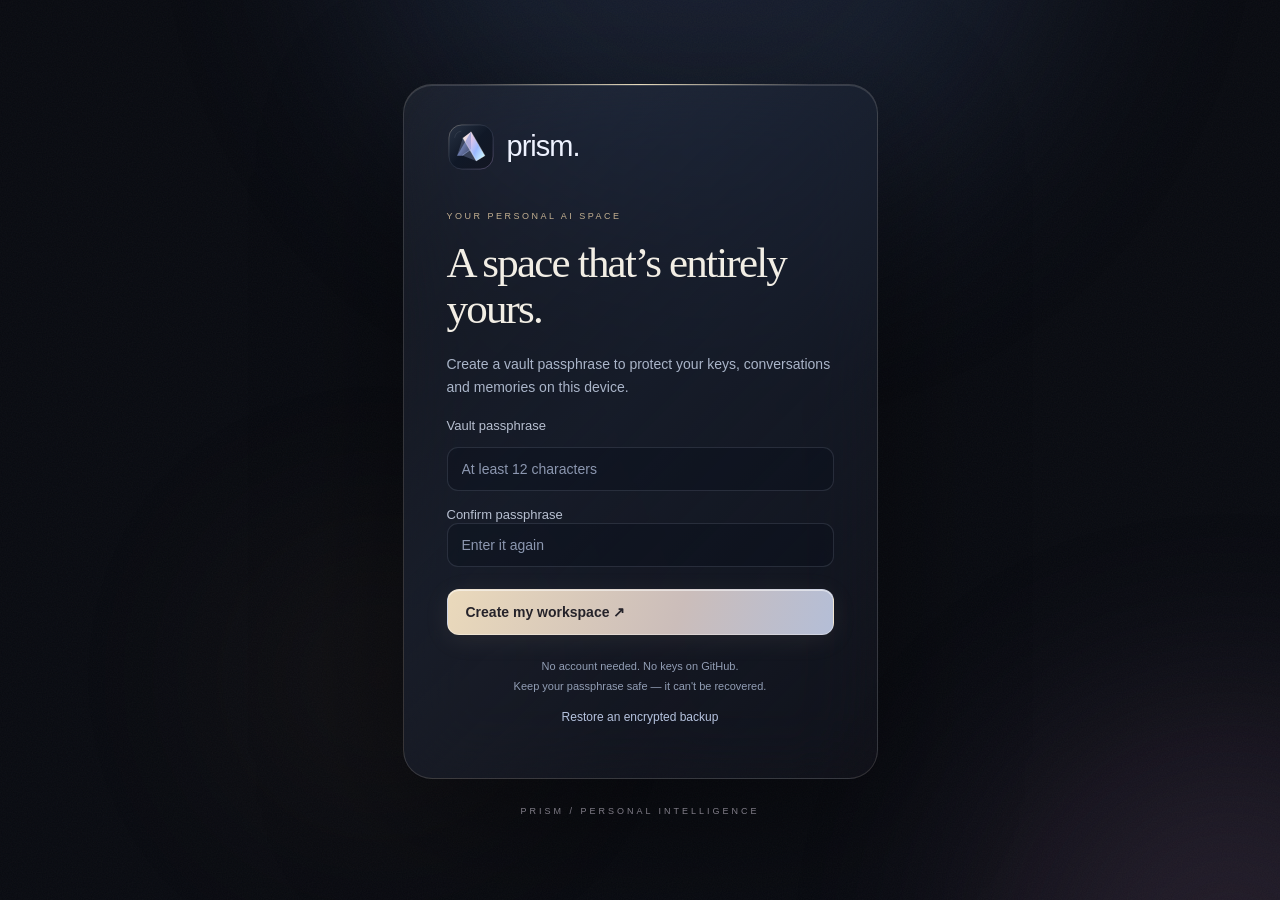
<file: index.html>
<!doctype html>
<html lang="en"><head><meta charset="utf-8"><meta name="viewport" content="width=device-width,initial-scale=1,viewport-fit=cover"><meta name="theme-color" content="#0b1020"><meta name="referrer" content="no-referrer"><meta http-equiv="Content-Security-Policy" content="default-src 'self'; script-src 'self'; style-src 'self'; img-src 'self' data:; connect-src https: http://127.0.0.1:* http://localhost:*; frame-src 'self' blob: https://prism-free-ai.aethonlabs.workers.dev; worker-src 'self' blob:; object-src 'none'; base-uri 'none'; form-action 'self'"><meta name="prism-release" content="project-browser-2"><meta name="description" content="Your personal AI space. Bring your models, memories and skills."><title>Prism — Agent Studio</title><link rel="icon" href="./prism.svg" type="image/svg+xml"><link rel="stylesheet" href="./style.css"><link rel="stylesheet" href="./luxury.css?v=project-browser-2"><link rel="stylesheet" href="./agent-studio.css?v=project-browser-2"><script type="module" src="./app.js?v=project-browser-2"></script></head>
<body><section id="mobile-block" hidden><img src="./prism.svg" width="56" height="56" alt="Prism"><h1>Build on your computer.</h1><p>Prism Agent Studio is designed for a laptop or desktop. Open this same link on your computer to create projects, connect folders and run agents.</p><p>Your vault stays on the device where you created it.</p></section><div class="ambient ambient-one"></div><div class="ambient ambient-two"></div><div class="ambient ambient-three"></div><div class="grain" aria-hidden="true"></div>
<div id="app" class="app-shell" hidden>
<aside id="sidebar" class="sidebar glass"><a class="brand" href="./" aria-label="Prism home"><img src="./prism.svg" width="34" height="34" alt=""><span>prism<span class="brand-dot">.</span></span></a><button id="new-chat" class="primary new-chat"><span>＋</span> New build</button><div class="section-label">YOUR SPACE</div><nav class="nav-list"><button data-view="chat" class="nav-item active"><span class="nav-icon">◈</span> Agent studio</button><button data-view="memories" class="nav-item"><span class="nav-icon">◎</span> Memories</button><button data-view="skills" class="nav-item"><span class="nav-icon">✧</span> Skills</button></nav><label class="history-search"><span aria-hidden="true">⌕</span><input id="search-chats" type="search" placeholder="Search projects" aria-label="Search projects"><kbd>⌘ K</kbd></label><div class="history-head section-label"><span>RECENT</span><span id="chat-count"></span></div><div id="history" class="history"></div><div class="sidebar-bottom"><button data-view="settings" class="nav-item"><span class="nav-icon">⚙</span> Settings & models</button><button id="lock" class="account"><span class="avatar">P</span><span>Private workspace<small id="vault-state">Vault unlocked on this device</small></span><span class="lock-icon">⌑</span></button></div></aside>
<div id="scrim" class="scrim" hidden></div><main class="main"><header class="topbar"><button id="menu" class="icon-button mobile-only" aria-label="Open navigation">☰</button><div class="breadcrumb"><span id="view-label">Conversation</span><span class="muted">/</span><span id="context-label">A clear space to think</span></div><div class="top-actions"><span class="private-pill"><span></span> Local & encrypted</span><button id="quick-open" class="icon-button" aria-label="Quick switch" title="Quick switch · Ctrl / ⌘ K">⌘</button><button id="settings-shortcut" class="icon-button" aria-label="Open settings">⚙</button></div></header>
<section id="chat-view" class="view chat-view"><div class="chat-toolbar"><label class="model-picker"><span class="model-symbol">◈</span><select id="active-model" aria-label="Active model"><option value="">Connect a model</option></select></label><div class="chat-tools"><button id="pin-chat" class="icon-button" aria-label="Pin conversation" title="Pin conversation">☆</button><button id="rename-chat" class="icon-button" aria-label="Rename conversation" title="Rename conversation">✎</button><button id="export-chat" class="icon-button" aria-label="Download conversation">↓</button><button id="delete-chat" class="icon-button" aria-label="Delete conversation">×</button></div></div><div id="messages" hidden><div id="welcome"></div></div>
<div id="agent-panel" class="agent-panel"><div class="studio-heading"><div><div class="eyebrow">PRISM / AGENT STUDIO</div><h1 id="agent-goal-title">What will you build?</h1><p id="workspace-mode">BROWSER WORKSPACE · NO FOLDER</p></div><span id="agent-state" class="state-pill">Ready</span></div>
<div class="studio-actions"><button id="workspace-plus" class="secondary">＋ Workspace</button><button id="preview-project" class="secondary">Project browser</button><button id="show-project-files" class="secondary">Project files</button><button id="export-project" class="secondary">Export project ↓</button><button id="disconnect-runner" class="text-link">Disconnect</button><label class="parallel-toggle"><input type="checkbox" id="parallel-agents" checked> Parallel specialists</label></div>
<section class="conversation-flow" aria-label="Agent conversation"><div id="agent-empty" class="agent-empty"><div class="studio-icon">⌘</div><h2>What would you like to build?</h2><p>Describe your goal. Prism will create files, run checks and show its progress here as messages.</p><p class="quiet-note">JavaScript tests and web previews work inside Prism. Native Python/Node toolchains need the optional local companion.</p></div><div id="agent-log" class="agent-log" role="log" aria-live="polite"></div><div id="agent-typing" class="agent-typing" hidden>Prism is working on the next step…</div><div id="run-recovery" class="run-recovery" hidden><p id="recovery-message"></p><button id="retry-run" class="secondary">Continue goal</button></div><span id="agent-workers" hidden></span></section></div>
<dialog id="project-files-dialog" class="workspace-dialog"><div class="row-between"><h2>Project files · <span id="file-total">0 files</span></h2><button id="close-project-files" class="icon-button" aria-label="Close project files">×</button></div><button id="refresh-files" class="text-link">Refresh files</button><div id="agent-files" class="agent-files"></div><p id="runner-state" class="quiet-note">Built-in JavaScript runner · ready · no installation</p><p class="quiet-note">Free models share one Cloudflare allowance. Runs have bounded steps and calls; no paid fallback.</p></dialog>
<div class="composer-wrap"><div id="chat-error" class="inline-error" role="alert" hidden></div><div class="composer glass"><div class="composer-context"><label>Skill <select id="active-skill" aria-label="Active skill"><option value="">General</option></select></label><span id="memory-indicator">Memory on</span></div><textarea id="prompt" rows="2" placeholder="Describe a product, change or bug. Prism will plan, build, test and repair." aria-label="Build goal"></textarea><div class="composer-bottom"><span id="connection-hint">Connect your first model in Settings</span><div><button id="voice" class="icon-button" aria-label="Dictate message">♩</button><button id="stop" class="icon-button" aria-label="Stop response" hidden>■</button><button id="send" class="send-button" aria-label="Run agent">↗</button></div></div></div><p class="composer-footnote">Review generated code before using it. Goals, selected files and enabled context go to your chosen provider. No external actions or paid fallback.</p></div></section>
<section id="memories-view" class="view content-view" hidden><div class="page-heading"><div class="eyebrow">CONTEXT THAT STAYS</div><h1>A mind that knows you.</h1><p>You decide what gets remembered. Enabled memories are included with your messages.</p></div><div class="surface"><div class="row-between"><div><h2>Personal memory</h2><p>Use your saved context in conversations</p></div><label class="switch"><input id="memory-enabled" type="checkbox"><span></span><span class="sr-only">Enable memory</span></label></div></div><form id="memory-form" class="surface form-stack"><label for="memory-text">Add a memory</label><textarea id="memory-text" required maxlength="4000" rows="3" placeholder="I prefer examples when learning something new."></textarea><button class="primary fit" type="submit">＋ Remember this</button></form><div id="memory-list" class="record-list"></div></section>
<section id="skills-view" class="view content-view" hidden><div class="page-heading"><div class="eyebrow">WAYS OF THINKING</div><h1>Your own superpowers.</h1><p>Create reusable instructions and choose a skill for any conversation. Skills guide the agent’s approach. Tool permissions stay limited to the selected workspace.</p></div><button id="add-skill" class="primary fit">＋ Create a skill</button><div id="skill-list" class="skill-grid"></div></section>
<section id="settings-view" class="view content-view" hidden><div class="page-heading"><div class="eyebrow">MAKE IT YOURS</div><h1>The details make the difference.</h1></div><div class="settings-tabs" role="tablist"><button class="active" data-tab="connections" role="tab" aria-selected="true">Models & keys</button><button data-tab="personality" role="tab" aria-selected="false">Personalization</button><button data-tab="privacy" role="tab" aria-selected="false">Privacy & data</button></div><div id="connections-tab" class="tab-panel"><div class="section-heading"><div><h2>Your model connections</h2><p>Multiple keys, providers and models. Choose one for each conversation.</p></div><button id="add-connection" class="primary">＋ Add connection</button></div><section class="free-models surface" aria-labelledby="free-models-title"><div class="free-heading"><div><div class="eyebrow">MORE POSSIBILITY. ZERO MODEL COST.</div><h2 id="free-models-title">Free models</h2></div><button id="browse-free" class="secondary">Explore models ↗</button></div><p>Cloudflare Llama 3.2 3B works without an API key. Your chat and enabled context go through Prism’s Cloudflare Worker. Shared daily limits apply. Other providers still need your key.</p><button id="use-cloudflare" class="primary">Use Cloudflare free · no key</button></section><div id="connection-list" class="record-list"></div><div class="quiet-note">Keys are encrypted in this browser with your vault passphrase. They are sent directly to your chosen provider when you chat. Cloudflare free mode sends context through Prism’s Worker without a key. There is no cloud sync. Provider usage may be billed by your API provider.</div></div><form id="personality-tab" class="tab-panel surface form-stack" hidden><label for="your-name">What should the AI call you?</label><input id="your-name" maxlength="100" placeholder="Your name"><label for="about-you">What should it know about you?</label><textarea id="about-you" rows="4" maxlength="8000" placeholder="Your work, interests or goals…"></textarea><label for="response-style">How should it respond?</label><textarea id="response-style" rows="4" maxlength="8000" placeholder="Be direct and thoughtful. Use practical examples."></textarea><label for="temperature">Creativity <output id="temperature-output">0.7</output></label><input id="temperature" type="range" min="0" max="1" step="0.1" value="0.7"><label class="check-row"><input id="read-aloud" type="checkbox"> Read replies aloud on this device</label><button type="submit" class="primary fit">Save personalization</button></form><div id="privacy-tab" class="tab-panel" hidden><div class="surface form-stack"><h2>Your data, under your control.</h2><p>Conversations, API keys, memories and settings are encrypted together using AES-GCM and a passphrase-derived key. Your passphrase is never saved or sent. Locking hides the workspace and drops its active vault key.</p><p>This is a device-local vault, not a cloud account. A lost passphrase cannot be recovered. Browser extensions or compromised devices can still read data while unlocked.</p><div class="button-row"><button id="backup" class="secondary">Download encrypted backup</button><label class="secondary file-label">Restore backup<input id="restore" type="file" accept="application/json,.json" hidden></label></div><button id="privacy-lock" class="secondary fit">Lock workspace now</button><p class="muted">Automatically locks after 15 minutes without interaction. Clearing browser data removes this device's vault; keep an encrypted backup.</p></div></div></section>
<footer id="toast" class="toast" role="status" hidden></footer></main></div>
<section id="gate" class="gate"><div class="gate-card glass"><div class="brand gate-brand"><img src="./prism.svg" width="42" height="42" alt=""><span>prism.</span></div><div class="eyebrow">YOUR PERSONAL AI SPACE</div><h1 id="gate-title">Your mind.<br>A clearer space.</h1><p id="gate-copy">Create a vault passphrase to protect your keys, conversations and memories on this device.</p><form id="unlock-form" class="form-stack"><label for="passphrase">Vault passphrase</label><input id="passphrase" type="password" autocomplete="new-password" minlength="12" required placeholder="At least 12 characters"><div id="confirm-wrap"><label for="confirm-passphrase">Confirm passphrase</label><input id="confirm-passphrase" type="password" autocomplete="new-password" minlength="12" placeholder="Enter it again"></div><div id="gate-error" class="inline-error" role="alert" hidden></div><button id="unlock-button" class="primary" type="submit">Create my workspace <span>↗</span></button></form><p class="gate-foot">No account needed. No keys on GitHub.<br>Keep your passphrase safe — it can't be recovered.</p><label class="text-link file-label">Restore an encrypted backup<input id="gate-restore" type="file" accept="application/json,.json" hidden></label></div><div class="gate-caption">PRISM / PERSONAL INTELLIGENCE</div></section>
<dialog id="workspace-dialog" class="workspace-dialog"><div class="dialog-header"><h2>Choose your workspace</h2><button id="close-workspace" class="icon-button" aria-label="Close workspace">×</button></div><div class="workspace-options"><button id="new-virtual" class="surface"><strong>No-folder project</strong><span>Start with a private virtual filesystem. Export a ZIP when ready. JavaScript sandbox tests work without installation.</span></button><button id="attach-folder" class="surface"><strong>＋ Connect local folder</strong><span>Desktop Chromium: select a project folder to read and create/replace text files. No native commands. Reconnect after reload.</span></button><section class="surface"><h3>Optional native toolchains</h3><p>The built-in runner above needs no setup. Only for native Node/Python commands, start the Python companion in a dedicated project folder. Docker provides isolated test execution. It is not installed or running on your computer yet.</p><a class="text-link" href="./prism-runner.zip" download>Download runner &amp; setup guide ↓</a><pre class="runner-start">python3 prism_runner.py --workspace "/path/to/project"</pre><p class="quiet-note">Read the included setup guide. Start Docker and pull node:22-alpine or python:3.12-alpine for tests. Tests have no network or host access. Browsers may ask for local-network permission.</p><form id="pair-form" class="form-stack"><label for="runner-port">Local port</label><input id="runner-port" inputmode="numeric" value="4318" required><label for="runner-token">Session pairing token (not an API key)</label><input id="runner-token" type="password" autocomplete="off" required placeholder="From your runner terminal"><p class="quiet-note">Stored only in this tab’s memory. Never sent to your model. Stop the terminal to revoke access.</p><button class="primary" type="submit">Pair this computer</button></form></section></div></dialog>
<section id="file-view" class="file-view" hidden><div class="dialog-header"><h2 id="file-name">Source</h2><button id="close-file" class="icon-button" aria-label="Close source">×</button></div><textarea id="file-source" readonly aria-label="Generated source"></textarea></section>
<dialog id="free-dialog" class="free-dialog"><div class="dialog-header"><h2>Find your free model</h2><button id="close-free" class="icon-button" aria-label="Close free models">×</button></div><div class="free-browser"><label for="free-provider">Provider</label><select id="free-provider"><option value="cloudflare">Cloudflare · no API key</option><option value="openrouter">OpenRouter · zero-priced models</option><option value="groq">Groq · Free plan</option><option value="gemini">Gemini · Free tier</option></select><p id="free-terms" class="quiet-note"></p><a id="free-terms-link" target="_blank" rel="noopener noreferrer">Provider limits &amp; terms ↗</a><div class="free-search"><input id="free-query" type="search" placeholder="Search free models" aria-label="Search free models"><button id="refresh-free" class="secondary">Refresh</button></div><div id="free-status" role="status" aria-live="polite"></div><div id="free-list" class="free-list"></div></div></dialog>
<dialog id="editor"><form id="editor-form" class="form-stack"><div class="row-between"><h2 id="editor-title"></h2><button id="close-editor" type="button" class="icon-button" aria-label="Close">×</button></div><div id="editor-fields" class="form-stack"></div><div id="editor-error" class="inline-error" role="alert" hidden></div><div class="button-row"><button type="button" id="cancel-editor" class="secondary">Cancel</button><button type="submit" class="primary">Save</button></div></form></dialog>
<dialog id="confirm-dialog"><form method="dialog" class="form-stack"><h2 id="confirm-title">Are you sure?</h2><p id="confirm-copy"></p><div class="button-row"><button value="cancel" class="secondary">Cancel</button><button value="yes" class="primary danger">Delete</button></div></form></dialog>
<dialog id="quick-dialog" class="quick-dialog"><div class="row-between"><h2>Quick switch</h2><button id="close-quick" class="icon-button" aria-label="Close quick switch">×</button></div><label class="sr-only" for="quick-query">Find conversations or actions</label><input id="quick-query" class="quick-query" type="search" placeholder="Find a conversation or action…" autocomplete="off"><div id="quick-results" class="quick-results"></div><p class="quick-hint">esc to close · search stays on this device</p></dialog><dialog id="preview-dialog"><div class="dialog-header"><h2>Project browser</h2><button id="reload-preview" class="secondary">Reload app</button><button id="close-preview" class="icon-button" aria-label="Close preview">×</button></div><p id="browser-status" role="status">Ready to load your project</p><p class="quiet-note">Project HTML, CSS and classic JavaScript only. Network, storage and parent-app access are blocked. Module scripts and external dependencies are not supported.</p><iframe id="web-preview" title="Project preview" sandbox="allow-scripts"></iframe></dialog></body></html>
</file>
<file: style.css>
:root{color-scheme:dark;--bg:#090d19;--surface:rgba(24,30,49,.64);--line:rgba(191,206,255,.1);--text:#eef2ff;--muted:#8c97af;--blue:#a5b9ff;--accent:#a9bcff;--radius:18px;font-family:Inter,-apple-system,BlinkMacSystemFont,'Segoe UI',sans-serif;font-size:15px;color:var(--text);background:var(--bg)}*{box-sizing:border-box}body{margin:0;min-width:320px}button,input,select,textarea{font:inherit}button,a,input,textarea,select{-webkit-tap-highlight-color:transparent}button{cursor:pointer}button:disabled{opacity:.45;cursor:wait}button:focus-visible,a:focus-visible,input:focus-visible,textarea:focus-visible,select:focus-visible{outline:2px solid #a9bcff;outline-offset:4px}button{border:0;color:inherit;background:none;transition:background .18s,transform .18s}button:hover{background:rgba(170,190,255,.09)}button:active{transform:translateY(1px)}[hidden]{display:none!important}a{color:var(--blue)}h1,h2,p{margin-top:0}h2{font-size:18px;font-weight:550;letter-spacing:-.3px;margin-bottom:8px}p{line-height:1.65;color:var(--muted)}small{color:var(--muted)}.muted{color:var(--muted)}.ambient{position:fixed;pointer-events:none;z-index:-1;border-radius:50%;filter:blur(100px);opacity:.16}.ambient-one{width:650px;height:650px;left:23%;top:-470px;background:#3d64ff}.ambient-two{width:500px;height:500px;right:-280px;bottom:-320px;background:#b685ff}.glass{background:linear-gradient(135deg,rgba(41,50,76,.53),rgba(18,24,41,.7));backdrop-filter:blur(26px);-webkit-backdrop-filter:blur(26px);border:1px solid var(--line)}.app-shell{display:flex;height:100dvh;min-height:480px}.sidebar{width:266px;flex-shrink:0;padding:33px 20px 16px;display:flex;flex-direction:column;border-width:0 1px 0 0;background:rgba(13,18,32,.82)}.brand{display:flex;align-items:center;gap:10px;text-decoration:none;color:var(--text);font-size:29px;letter-spacing:-1.5px;font-weight:600}.brand-dot{color:var(--blue)}.sidebar .brand{margin:0 10px 35px}.primary,.secondary{min-height:44px;border-radius:11px;padding:11px 18px;font-weight:550;font-size:13px;display:inline-flex;justify-content:center;align-items:center;gap:10px}.primary{background:linear-gradient(120deg,#b7c8ff,#a2b0f3);color:#172144;box-shadow:0 4px 20px #728fff16;border:1px solid #dae1ff55}.primary:hover{background:#c9d5ff;box-shadow:0 4px 25px #728fff30}.secondary{border:1px solid var(--line);background:#ffffff05;color:#d9e0f2}.fit{width:fit-content}.new-chat{width:100%;justify-content:flex-start;font-size:13px;margin-bottom:35px}.new-chat>span{font-size:21px}.section-label{font-size:10px;letter-spacing:1.8px;font-weight:600;color:#6f7d99;padding:0 13px;margin-bottom:12px}.nav-list{display:grid;gap:5px}.nav-item{display:flex;align-items:center;gap:12px;width:100%;text-align:left;padding:12px 14px;min-height:45px;border-radius:10px;font-size:13px;color:#a0abc2}.nav-item.active{background:linear-gradient(100deg,#a6bbff18,#a6bbff06);border:1px solid #b0c6ff12;color:#d7e1ff}.nav-icon{font-size:20px;width:22px;color:#9baad0}.history-head{display:flex;justify-content:space-between;margin-top:38px}.history{overflow:auto;flex:1;min-height:30px}.history-item{width:100%;text-align:left;color:#8c99b4;padding:12px 14px;font-size:12px;white-space:nowrap;text-overflow:ellipsis;overflow:hidden;border-radius:9px;display:block}.history-item.active{color:#dce6ff;background:#b6c8ff08}.sidebar-bottom{margin-top:12px;border-top:1px solid var(--line);padding-top:13px}.account{display:flex;align-items:center;text-align:left;gap:10px;width:100%;margin-top:16px;padding:10px 3px;font-size:12px}.account small{display:block;font-size:9px;margin-top:5px}.avatar{display:grid;place-items:center;background:linear-gradient(135deg,#7a8cb0,#334164);width:34px;height:34px;border:1px solid #d2ddff30;border-radius:50%;font-size:13px;flex-shrink:0}.lock-icon{margin-left:auto;color:var(--muted)}.main{flex:1;min-width:0;display:flex;flex-direction:column;position:relative}.topbar{height:78px;flex-shrink:0;border-bottom:1px solid #b7c5ff09;display:flex;align-items:center;justify-content:space-between;gap:10px;padding:0 38px}.breadcrumb{font-size:11px;display:flex;align-items:center;gap:13px;color:#b0bad2}.breadcrumb #context-label{color:#66738f;white-space:nowrap;overflow:hidden;text-overflow:ellipsis;max-width:280px}.top-actions{display:flex;align-items:center;gap:20px}.private-pill{font-size:10px;color:#8f9db9;display:flex;align-items:center;gap:7px;white-space:nowrap}.private-pill>span{width:5px;height:5px;background:#9aaef3;box-shadow:0 0 10px #7c9eff;border-radius:50%}.icon-button{min-width:40px;height:40px;border-radius:9px;color:#8997b5;font-size:20px;display:inline-grid;place-items:center}.view{flex:1;min-height:0}.chat-view{display:flex;flex-direction:column}.chat-toolbar{display:flex;align-items:center;justify-content:space-between;padding:15px 33px;gap:10px}.model-picker{display:flex;align-items:center;gap:9px;padding:6px 10px;border:1px solid var(--line);border-radius:10px;background:#b1c5ff05;max-width:80%}.model-symbol{font-size:19px;color:#b4c6ff}.model-picker select{background:transparent;border:0;color:#c8d3eb;font-size:12px;max-width:240px;padding:5px;min-width:0}.model-picker option,select option{background:#181f33;color:var(--text)}.chat-tools{display:flex;gap:3px}.messages{flex:1;min-height:0;overflow:auto;padding:10px max(25px,calc((100% - 800px)/2));scroll-behavior:smooth}.welcome{max-width:650px;margin:20px auto 30px;text-align:center}.orb{width:110px;height:110px;border-radius:50%;margin:0 auto 28px;display:grid;place-items:center;background:radial-gradient(circle at 50% 20%,#c1d3ff20,#92aaff03 65%);box-shadow:inset 0 1px 0 #e0eaff10,0 0 60px #718cfa0d;position:relative}.orb:after{content:'';position:absolute;width:80px;height:20px;background:#7891ff55;filter:blur(25px);bottom:8px}.orb img{filter:drop-shadow(0 8px 25px #9ea5ff40)}.eyebrow{font-size:9px;font-weight:650;letter-spacing:3px;color:#7d8fb9;margin-bottom:18px}.welcome h1{font-size:clamp(30px,3.8vw,48px);line-height:1.14;letter-spacing:-1.8px;font-weight:450;margin-bottom:18px}.welcome h1 span{background:linear-gradient(100deg,#c0d3ff,#b7a6eb);background-clip:text;color:transparent}.welcome>p{font-size:12px;margin-bottom:34px;color:#78859f}.starter-grid{display:grid;grid-template-columns:1fr 1fr;gap:11px;text-align:left}.starter-grid button{border:1px solid #b2c7ff10;border-radius:13px;padding:17px 18px;text-align:left;background:linear-gradient(125deg,#b2c7ff07,#b2c7ff02);position:relative}.starter-grid button>span{display:block;color:#8e9ed2;font-size:19px;margin-bottom:10px}.starter-grid strong{font-size:12px;font-weight:500;display:block;margin-bottom:5px}.starter-grid small{font-size:10px;color:#65738e}.composer-wrap{width:100%;max-width:860px;margin:12px auto 0;padding:0 30px 14px}.composer{border-radius:19px;padding:14px 17px 10px;box-shadow:0 10px 60px #00000018;background:linear-gradient(120deg,#1b253b9e,#151c2cba);border:1px solid #b5c9ff21}.composer-context{display:flex;justify-content:space-between;align-items:center;font-size:9px;color:#7183a8;margin-bottom:10px}.composer-context label{display:flex;gap:7px;align-items:center}.composer-context select{border:0;background:#b1c4ff0b;color:#afbfdf;border-radius:5px;padding:4px;font-size:10px;max-width:200px}.composer textarea{width:100%;resize:none;background:transparent;border:0;box-shadow:none;padding:0;color:#dde5f8;line-height:1.5;min-height:44px;max-height:160px;outline:none;font-size:13px}.composer textarea::placeholder{color:#73819e}.composer-bottom{display:flex;align-items:center;justify-content:space-between;gap:10px}.composer-bottom>div{display:flex;gap:7px;align-items:center}.composer-bottom>span{font-size:9px;color:#65758f;overflow:hidden;white-space:nowrap;text-overflow:ellipsis}.composer .icon-button{height:34px;min-width:34px}.send-button{width:34px;height:34px;border-radius:10px;background:linear-gradient(120deg,#bfd0ff,#a1b4f0);color:#203055;font-size:23px}.send-button:hover{background:#d5e0ff}.composer-footnote{font-size:9px;text-align:center;color:#4e5e7a;margin:12px 0 0}.message{margin:12px 0 27px;animation:appear .25s ease-out}.message-head{display:flex;align-items:center;gap:9px;font-size:11px;color:#acbad7;margin-bottom:12px}.message-head img{width:22px;height:22px}.message-head small{font-size:9px;color:#607190;margin-left:auto;max-width:180px;overflow:hidden;white-space:nowrap;text-overflow:ellipsis}.message-body{white-space:pre-wrap;overflow-wrap:anywhere;font-size:14px;line-height:1.8;color:#c8d3e9}.message.user{margin-left:8%;padding:17px 20px;background:#a7bdff0b;border:1px solid #b0c5ff0e;border-radius:16px}.message.user .message-body{color:#e2e9f9}.message-actions{display:flex;gap:5px;margin-top:8px}.message-actions button{font-size:10px;color:#647899;padding:7px;border-radius:7px;min-height:34px}.content-view{overflow-y:auto;padding:45px max(30px,calc((100% - 840px)/2)) 60px}.page-heading{margin-bottom:35px}.page-heading h1{font-size:32px;font-weight:450;letter-spacing:-1.1px;margin-bottom:12px}.page-heading p{font-size:13px;max-width:570px}.surface{background:linear-gradient(130deg,#b4c8ff07,#b4c8ff03);border:1px solid var(--line);border-radius:16px;padding:23px;margin:18px 0}.surface p{font-size:12px;margin-bottom:0}.row-between{display:flex;align-items:center;justify-content:space-between;gap:18px}.form-stack{display:flex;flex-direction:column;gap:14px}.form-stack label{font-size:12px;color:#adbbd6;margin-top:5px}.form-stack input:not([type=checkbox]):not([type=range]),.form-stack textarea,.form-stack select{background:#070c1855;border:1px solid #b1c3ee20;border-radius:10px;color:#e0e8fa;padding:13px 14px;width:100%;min-height:44px;font-size:13px}.form-stack input::placeholder,.form-stack textarea::placeholder{color:#586a8b}.form-stack textarea{resize:vertical;line-height:1.65}.form-stack p{margin-bottom:0;font-size:12px}.form-stack input[type=range]{accent-color:#a9bcff;width:100%}.form-stack output{float:right;color:#d1ddff}.switch{position:relative;flex-shrink:0;display:inline-flex}.switch input{position:absolute;opacity:0;width:44px;height:26px;margin:0;z-index:2;cursor:pointer}.switch>span:not(.sr-only){display:block;width:44px;height:26px;border-radius:15px;background:#30394e;transition:.2s}.switch>span:before{content:'';display:block;width:18px;height:18px;margin:4px;background:#b0bad2;border-radius:50%;transition:.2s}.switch input:checked+span{background:#7d96e5}.switch input:checked+span:before{transform:translateX(18px);background:#e3eaff}.switch input:focus-visible+span{outline:2px solid #c0d0ff;outline-offset:4px}.record-list{display:grid;gap:12px;margin-top:20px}.record{padding:21px;border:1px solid var(--line);border-radius:14px;background:#b6c9ff05}.record-title{font-size:15px;font-weight:550;margin:0 0 9px;overflow-wrap:anywhere}.record-body{color:#8e9fbe;white-space:pre-wrap;line-height:1.65;font-size:12px;margin-bottom:12px;overflow-wrap:anywhere}.record-actions{display:flex;align-items:center;gap:8px;flex-wrap:wrap}.record-actions button{font-size:11px;color:#a7b9df;border:1px solid var(--line);border-radius:8px;padding:8px 12px;min-height:38px}.record-actions .delete{color:#db9cae;margin-left:auto}.status-dot{font-size:10px;color:#97acd5}.empty-state{border:1px dashed #b6c9ff1c;border-radius:15px;padding:35px 25px;text-align:center;color:#7384a4;font-size:13px;line-height:1.7}.skill-grid{display:grid;grid-template-columns:repeat(2,minmax(0,1fr));gap:15px;margin-top:24px}.skill-grid .record{min-height:160px}.skill-grid .skill-symbol{color:#b8a8e8;font-size:25px;margin-bottom:20px}.settings-tabs{display:flex;gap:25px;border-bottom:1px solid var(--line);margin-bottom:28px;overflow:auto}.settings-tabs button{padding:14px 0;color:#6f819f;font-size:12px;white-space:nowrap;border-bottom:2px solid transparent;min-height:44px}.settings-tabs button.active{color:#d3dfff;border-bottom-color:#b2c6ff}.section-heading{display:flex;justify-content:space-between;gap:20px;align-items:center;margin-bottom:25px}.section-heading p{font-size:12px;max-width:450px;margin:0}.section-heading .primary{white-space:nowrap}.quiet-note{color:#647799;font-size:11px;line-height:1.8;margin-top:25px;max-width:620px}.button-row{display:flex;gap:12px;flex-wrap:wrap}.check-row{display:flex;align-items:center;gap:10px;min-height:44px}.check-row input{accent-color:#aabbff}.inline-error{font-size:12px;color:#ffc0ca;padding:12px;background:#c04a6214;border:1px solid #ef8da22e;border-radius:9px;line-height:1.6;margin-bottom:10px;overflow-wrap:anywhere}.toast{position:fixed;bottom:26px;left:50%;transform:translateX(-50%);border:1px solid #b8cbff30;border-radius:12px;padding:13px 22px;background:#222d46;box-shadow:0 10px 50px #0008;z-index:20;font-size:12px;max-width:90vw}.gate{min-height:100dvh;display:flex;flex-direction:column;align-items:center;justify-content:center;padding:40px 20px}.gate-card{width:100%;max-width:440px;padding:36px 40px;border-radius:25px;box-shadow:0 30px 150px #0004}.gate-brand{margin-bottom:35px}.gate-card .eyebrow{font-size:8px;letter-spacing:2.5px}.gate-card h1{font-size:35px;font-weight:430;letter-spacing:-1px;line-height:1.15;margin-bottom:20px}.gate-card>p{font-size:12px}.gate-card .primary{margin-top:8px;justify-content:space-between}.gate-foot{font-size:10px!important;line-height:1.8;text-align:center;margin:22px 0 14px}.gate-caption{font-size:8px;letter-spacing:3px;color:#4a5e80;margin-top:27px}.file-label{cursor:pointer}.text-link{color:#9faed0;display:block;text-align:center;font-size:10px;min-height:30px}dialog{background:#151d30;color:var(--text);border:1px solid #b6c9ff30;border-radius:21px;padding:25px;width:calc(100% - 30px);max-width:510px;max-height:90dvh;overflow-y:auto;box-shadow:0 30px 100px #0008}dialog::backdrop{background:#040815b8;backdrop-filter:blur(9px)}dialog h2{margin:0}.sr-only{position:absolute;width:1px;height:1px;padding:0;margin:-1px;overflow:hidden;clip:rect(0,0,0,0);white-space:nowrap;border:0}.danger{background:#ffc0cc;color:#52162a}.mobile-only{display:none}.scrim{position:fixed;inset:0;background:#0008;backdrop-filter:blur(4px);z-index:29}.message.streaming .message-body:after{content:'▍';color:#b5c9ff;animation:blink 1s infinite}@keyframes blink{50%{opacity:.3}}@keyframes appear{from{opacity:0;transform:translateY(5px)}to{opacity:1;transform:none}}@media(min-width:1400px){.sidebar{width:284px}.welcome{margin-top:6vh}.starter-grid button{padding:20px 23px}.welcome>p{margin-bottom:40px}}@media(max-width:850px){.sidebar{width:225px;padding:25px 12px 15px}.topbar{padding:0 22px;height:65px}.topbar #context-label{display:none}.chat-toolbar{padding:12px 20px}.top-actions{gap:10px}.private-pill{font-size:9px}.content-view{padding:28px 24px 45px}.page-heading h1{font-size:28px}.section-heading{align-items:flex-start;flex-direction:column;gap:14px}.welcome{margin:12px auto 25px}.welcome h1{font-size:34px}.orb{width:85px;height:85px;margin-bottom:20px}.orb img{width:55px}.composer-wrap{padding:0 20px 15px}.messages{padding:8px 24px}.composer-footnote{font-size:8px}}@media(max-width:620px){.mobile-only{display:inline-grid}.sidebar{position:fixed;top:0;left:0;bottom:0;width:266px;z-index:30;transform:translateX(-100%);transition:transform .2s;background:rgba(12,18,32,.97)}.sidebar.open{transform:translateX(0)}.topbar{padding:0 14px;height:58px;gap:8px}.breadcrumb{font-size:10px;margin-right:auto}.top-actions{gap:6px}.top-actions .icon-button{font-size:18px}.private-pill{font-size:8px;gap:5px}.chat-toolbar{padding:9px 14px}.chat-toolbar .icon-button{min-width:34px;height:34px}.model-picker{padding:3px 8px;max-width:75%}.model-picker select{font-size:11px;max-width:195px}.messages{padding:8px 20px}.welcome{margin:18px auto 24px}.welcome h1{font-size:33px;letter-spacing:-1px}.welcome .eyebrow{font-size:8px;letter-spacing:2px}.welcome>p{font-size:10px;margin-bottom:24px}.orb{width:77px;height:77px;margin-bottom:23px}.starter-grid{gap:9px}.starter-grid button{padding:14px 13px;border-radius:12px}.starter-grid strong{font-size:11px}.starter-grid small{font-size:9px;line-height:1.5;display:block}.starter-grid button>span{margin-bottom:9px;font-size:17px}.composer-wrap{padding:0 12px 12px;margin-top:10px}.composer{border-radius:16px;padding:12px 13px 9px}.composer textarea{font-size:16px}.composer-bottom>span{font-size:8px;max-width:210px}.composer-footnote{font-size:7px;line-height:1.5}.content-view{padding:28px 20px 45px}.page-heading h1{font-size:27px;line-height:1.2}.page-heading p{font-size:12px}.settings-tabs{gap:22px}.settings-tabs button{font-size:11px}.surface{padding:19px}.skill-grid{grid-template-columns:1fr}.record-actions button{min-height:44px}.gate-card{padding:30px 25px}.gate{padding:24px 18px}.gate-card h1{font-size:32px}.gate-card input{font-size:16px!important}.message-body{font-size:14px}.message.user{margin-left:4%;padding:14px}.form-stack input:not([type=checkbox]):not([type=range]),.form-stack textarea,.form-stack select{font-size:16px}.button-row>.secondary{flex:1}}@media(prefers-reduced-motion:reduce){*,*:before,*:after{animation:none!important;transition:none!important;scroll-behavior:auto!important}}

/* Comfortable touch and reading targets without diluting the glass composition. */
@media(max-width:620px){.message-body{font-size:16px;line-height:1.7}.message-actions button{min-height:44px;font-size:12px}.chat-toolbar .icon-button,.composer .icon-button{height:44px;min-width:44px}.send-button{height:44px;width:44px}.model-picker{max-width:calc(100% - 96px)}.model-picker select{min-height:32px;max-width:175px}.composer-context select{min-height:28px;font-size:12px}.composer-context{font-size:11px}.composer-bottom>span{font-size:10px}.private-pill{font-size:10px}.primary,.secondary{font-size:14px}.record-body,.page-heading p,.surface p,.section-heading p{font-size:14px;line-height:1.65}}
</file>
<file: luxury.css>
/* Prism Atelier — layered glass, warm mineral light, precise utility. */
:root{--bg:#0b0e16;--surface:rgba(35,40,56,.58);--line:rgba(223,222,238,.12);--muted:#a1a9bd;--blue:#c6d7ff;--accent:#d4c4a6;font-family:'Avenir Next',Avenir,'Segoe UI',sans-serif;font-size:16px}
body{background:radial-gradient(ellipse at 62% 4%,#26334855,transparent 48%),radial-gradient(ellipse at 94% 95%,#37274445,transparent 50%),#0b0e16;isolation:isolate}
.grain{pointer-events:none;position:fixed;inset:0;z-index:-1;opacity:.08;background-image:url("data:image/svg+xml,%3Csvg xmlns='http://www.w3.org/2000/svg' width='180' height='180'%3E%3Cfilter id='n'%3E%3CfeTurbulence type='fractalNoise' baseFrequency='.8' numOctaves='3' stitchTiles='stitch'/%3E%3C/filter%3E%3Crect width='100%25' height='100%25' filter='url(%23n)' opacity='.5'/%3E%3C/svg%3E")}
.ambient{z-index:-1;opacity:.3;filter:blur(110px)}
.ambient-one{width:700px;height:700px;left:28%;top:-470px;background:#526fa7}
.ambient-two{width:480px;height:480px;right:-190px;bottom:-290px;background:#8a628d}
.ambient-three{width:300px;height:300px;left:18%;bottom:8%;background:#bd8b5855;opacity:.19}
.glass{background:linear-gradient(130deg,#aabbd510,#161d2aca 65%);border:1px solid #dde3ff1a;backdrop-filter:blur(38px) saturate(135%);-webkit-backdrop-filter:blur(38px) saturate(135%);box-shadow:inset 0 1px 0 #fff1,0 22px 60px #0002}
.app-shell{padding:16px;gap:12px;min-height:500px}
.sidebar{border:1px solid #dfe4ff16;border-radius:23px;width:274px;padding:26px 17px 17px;background:linear-gradient(155deg,#cbdcff0d,#111522b0 40%);box-shadow:inset 0 1px 0 #ffffff0c,0 10px 40px #0002}
.sidebar .brand{margin:0 10px 29px;font-size:29px;letter-spacing:-1.5px;font-weight:450;gap:12px}
.brand img{width:39px;height:39px}.brand-dot{color:#d6c3a3}
.primary{background:linear-gradient(110deg,#ead9bb,#cbbdba 60%,#b4bed7);color:#25232a;border-color:#fff5;box-shadow:inset 0 1px 0 #fff8,0 5px 26px #d1baa317;font-weight:600}
.primary:hover{background:linear-gradient(110deg,#f5e5ca,#d2c7df);box-shadow:0 8px 28px #d3c0ac25}
.primary,.secondary{border-radius:12px;min-height:46px;font-size:13px}
.new-chat{margin-bottom:25px;font-size:13px;justify-content:space-between;flex-direction:row-reverse}
.new-chat>span{font-size:22px;font-weight:350}.section-label{font-size:10px;color:#8a91a6;letter-spacing:1.8px}
.nav-item{font-size:13px;color:#a9b0c1;min-height:47px;border:1px solid transparent}
.nav-item.active{color:#e8dcc4;background:linear-gradient(100deg,#d9c6a81a,#bcc7e905);border-color:#ded2bd16;box-shadow:inset 0 1px 0 #fff06}
.nav-item.active .nav-icon{color:#dbc6a5}.nav-icon{color:#8e9aaf}.history-head{margin-top:26px}
.history-search{display:flex;align-items:center;gap:8px;background:#060a1230;border:1px solid #dde4ff13;border-radius:10px;min-height:42px;padding:0 10px;margin-top:25px;color:#9fa9be}
.history-search>span{font-size:22px}.history-search input{width:100%;min-width:0;font-size:12px;background:none;border:0;outline:none;color:#e6eaf7;min-height:40px}.history-search input::placeholder{color:#8e97ab}.history-search:focus-within{border-color:#d8c5a466}.history-search kbd{font-size:9px;color:#949aab;white-space:nowrap;border:1px solid #fff1;border-radius:4px;padding:3px}
.history-item{display:flex;gap:10px;align-items:center;font-size:12px;color:#9da7bd;min-height:44px;padding:9px 12px}.history-mark{flex-shrink:0;color:#a5acc3;font-size:15px}.history-title{overflow:hidden;text-overflow:ellipsis;white-space:nowrap}.history-item.active{background:#cdd9ff0b;color:#ecedfa}.history-empty{font-size:12px;padding:12px;line-height:1.65;color:#8b95a9}.sidebar-bottom{border-top-color:#e1dded14}.account{font-size:12px;padding-top:4px}.account small{font-size:10px;color:#8f99ad;line-height:1.5}.avatar{background:linear-gradient(140deg,#8d8781,#3e465a);color:#f1e2c7;border-color:#d6c4ad33}
.main{border:1px solid #e0e6ff12;border-radius:23px;background:linear-gradient(155deg,#dce9ff04,#1117251a 50%,#d2b6df04);box-shadow:inset 0 1px 0 #fff05;overflow:hidden;backdrop-filter:blur(8px)}
.topbar{height:68px;padding:0 28px;border-color:#d3ddff0b}.breadcrumb{font-size:12px}.breadcrumb #context-label{color:#a1abc1;max-width:360px}.private-pill{font-size:11px;color:#b2b8c9}.private-pill>span{background:#d8c5a5;box-shadow:0 0 10px #d7c09c60}.top-actions{gap:10px}.icon-button{color:#acb5c9;min-width:44px;height:44px;font-size:19px}.icon-button:hover{background:#e4deff0a}.chat-toolbar{padding:13px 25px}.model-picker{background:linear-gradient(115deg,#e4d6c40b,#c1d5ff06);border-color:#d5d9ee1a;border-radius:11px;max-width:calc(100% - 185px)}.model-symbol{color:#d9c5aa}.model-picker select{font-size:12px;max-width:280px;color:#d2d9e9;min-height:30px}.chat-tools{gap:0}.chat-tools .icon-button{font-size:19px}.model-picker select:focus-visible{outline-offset:0}
.messages{padding:8px max(25px,calc((100% - 780px)/2));scrollbar-color:#bbc6e12a transparent;scrollbar-width:thin}.welcome{max-width:660px;margin:24px auto 32px}.orb{width:100px;height:100px;margin-bottom:27px;background:radial-gradient(ellipse at 35% 0%,#eee1c51a,#b7c9ff03 67%);border:1px solid #d3ddf20e;box-shadow:inset 0 1px 0 #eee4,0 0 85px #c1c9f017}.orb:after{background:#c4b9e650;bottom:1px;filter:blur(28px)}.orb img{width:67px;height:67px;filter:drop-shadow(0 8px 20px #a1bbff25)}
.eyebrow{color:#b5a58c;letter-spacing:2.7px;font-size:9px;font-weight:500;margin-bottom:19px}.welcome h1{font-family:Georgia,'Times New Roman',serif;font-size:clamp(43px,4.5vw,65px);font-weight:400;letter-spacing:-2px;line-height:1.04;margin-bottom:22px;color:#f1eee8}.welcome h1 span{background:linear-gradient(110deg,#d8c6aa,#cdd9f6 55%,#b8b9df);background-clip:text;color:transparent;font-style:italic}.welcome>p{font-size:13px;color:#a3abbd;margin-bottom:24px}.welcome-rule{display:flex;align-items:center;justify-content:center;gap:16px;margin:0 0 20px}.welcome-rule span{height:1px;width:50px;background:linear-gradient(90deg,transparent,#cfbf9a40)}.welcome-rule span:last-child{transform:rotate(180deg)}.welcome-rule small{font-size:8px;letter-spacing:2px;color:#a4a6b5}.starter-grid{gap:12px}.starter-grid button{padding:19px 21px;border-radius:15px;background:linear-gradient(130deg,#d7e0fc09,#b9c6ec03);border:1px solid #c7cce51a;box-shadow:inset 0 1px 0 #fff05;transition:background .2s,border-color .2s,transform .2s}.starter-grid button:hover{background:linear-gradient(130deg,#d6c8a818,#b9c6ec08);border-color:#e3d3b640;transform:translateY(-2px)}.starter-grid button>span{color:#c1b69e;font-size:21px;margin-bottom:12px}.starter-grid strong{font-size:13px;font-weight:500;color:#e2e3ef}.starter-grid small{color:#949eb3;font-size:11px}
.composer-wrap{max-width:860px;padding:0 28px 16px;margin-top:12px}.composer{border-radius:22px;padding:14px 18px 12px;background:linear-gradient(125deg,#d9e5ff0f,#242b3c99 40%,#25223699);border:1px solid #dddbe72a;backdrop-filter:blur(42px) saturate(150%);-webkit-backdrop-filter:blur(42px) saturate(150%);box-shadow:0 16px 65px #0004,inset 0 1px 0 #fff1}.composer-context{font-size:10px;color:#a1aac1;margin-bottom:12px}.composer-context select{font-size:11px;background:#a8bcff0b;border:1px solid #ccd6ee11;padding:5px;color:#c2ccdf}.composer textarea{font-size:15px;min-height:48px;color:#e7ebfa}.composer textarea::placeholder{color:#a2aabe}.composer-bottom>span{font-size:10px;color:#9ba6bd;max-width:70%}.send-button{width:40px;height:40px;border-radius:12px;background:linear-gradient(135deg,#f0dfbf,#bfc8df);box-shadow:inset 0 1px 0 #fff9,0 3px 16px #d7c4aa20;color:#2b2f3e}.send-button:hover{background:#f4e7ce}.composer .icon-button{width:40px;height:40px}.composer-footnote{font-size:10px;color:#8a94a8;line-height:1.5;margin-top:10px}
.message{margin-bottom:32px}.message-head{font-size:12px;color:#d1d2e1;margin-bottom:13px}.message-head small{font-size:10px;color:#9ba7bf}.message-body{font-size:16px;line-height:1.8;color:#d5dbea}.message-body p{color:inherit;line-height:inherit;margin:0 0 5px}.message-body h2,.message-body h3,.message-body h4{font-family:inherit;letter-spacing:-.3px;font-size:20px;color:#ecebf6;margin:20px 0 10px}.message-body h3{font-size:18px}.message-body h4{font-size:16px}.message-body ul{padding-left:23px;margin:8px 0}.message-body li{padding:2px 0}.message-gap{height:10px}.message-body code{font-family:ui-monospace,SFMono-Regular,Consolas,monospace;font-size:.88em;background:#a8bdff10;border:1px solid #c5d1ef13;padding:2px 5px;border-radius:5px;color:#d9cbb6}.message-body .code-block{border:1px solid #d2dcf122;border-radius:13px;overflow:hidden;margin:16px 0;background:#070b156b;white-space:normal}.code-head{display:flex;align-items:center;justify-content:space-between;background:#bbceff07;border-bottom:1px solid #b5c5ed13;padding:5px 12px;font-size:11px;color:#a3b0ca}.code-head button{font-size:11px;min-height:36px;padding:5px 10px;border-radius:6px;color:#c7d3ed}.code-block pre{overflow-x:auto;margin:0;padding:18px;max-width:100%;white-space:pre;line-height:1.65}.code-block pre code{border:0;background:none;padding:0;color:#d5e0f4}.message.user{background:linear-gradient(120deg,#d1dafa0a,#ddc9ae08);border-color:#dfd9d818;border-radius:19px 19px 6px 19px;padding:19px 22px}.message-actions{gap:8px;flex-wrap:wrap}.message-actions button{font-size:11px;min-height:36px;color:#9daac2;padding:7px 9px}.message-actions button:hover{color:#e3d4b8}
.content-view{padding-top:42px}.page-heading h1{font-family:Georgia,serif;font-weight:400;font-size:38px;letter-spacing:-1.3px;color:#f0ece6}.page-heading p{font-size:14px;color:#a4afc5}.surface,.record{background:linear-gradient(140deg,#d9e5ff09,#b8c7ee03);border-color:#d7dcf01b;box-shadow:inset 0 1px 0 #fff06;border-radius:18px;padding:24px}.surface p,.record-body,.section-heading p{font-size:14px;color:#a8b3c9}.record-title{font-size:17px;color:#e3e4ed}.record-actions button{min-height:42px;font-size:12px;color:#c0cbe0;border-color:#d9dcf022}.skill-grid .skill-symbol{color:#d8c1a3}.quiet-note{font-size:12px;color:#a1acc2}.settings-tabs button{font-size:13px;color:#9aa5bd}.settings-tabs button.active{color:#e7d6b8;border-color:#d5c3a2}.form-stack label{font-size:13px;color:#b8c0d1}.form-stack input:not([type=checkbox]):not([type=range]),.form-stack textarea,.form-stack select{font-size:14px;background:#060c1855;border-color:#cbd6ed22;border-radius:11px}.form-stack input::placeholder,.form-stack textarea::placeholder{color:#8c97b0}.empty-state{color:#9ba9c2;font-size:14px}.secondary{background:#d9d5e307;border-color:#d9dcf022}
.gate-card{max-width:475px;padding:38px 43px;border-radius:29px;background:linear-gradient(135deg,#d9e6ff10,#1b2231b3 45%,#d8c0e207);border:1px solid #e2d7c429;box-shadow:inset 0 1px 0 #fff2,0 35px 140px #0006;position:relative}.gate-brand{gap:12px;margin-bottom:40px;font-weight:450}.gate-brand img{width:48px;height:48px}.gate-card .eyebrow{color:#c2af91;font-size:9px}.gate-card h1{font-family:Georgia,serif;font-size:43px;font-weight:400;letter-spacing:-1.8px;color:#f2eee5;line-height:1.08}.gate-card>p{font-size:14px;color:#aab5c9}.gate-foot{font-size:11px!important;color:#929eb5!important}.gate-caption{font-size:9px;color:#a09caa;letter-spacing:3px}.gate-card .primary{font-size:14px}.text-link{font-size:12px;color:#b6c3df}.gate-card:before{content:'';position:absolute;left:14%;right:14%;top:-1px;height:1px;background:linear-gradient(90deg,transparent,#e8dbbc,transparent)}
dialog{background:linear-gradient(140deg,#222b3bf5,#141925fa);backdrop-filter:blur(38px);-webkit-backdrop-filter:blur(38px);border-color:#e3d6c136;box-shadow:inset 0 1px 0 #fff1,0 40px 120px #0009;border-radius:22px;padding:27px}dialog::backdrop{background:#0407119c;backdrop-filter:blur(13px)}.inline-error{font-size:13px}.toast{background:#252d3ce8;backdrop-filter:blur(20px);border-color:#e2d4be33;font-size:13px}.quick-dialog{max-width:620px;padding:18px;max-height:78dvh}.quick-dialog h2{font-size:15px;margin-left:10px}.quick-query{width:100%;font-size:16px;min-height:55px;background:#090e1b55;color:#e7e9f8;border:1px solid #d5dcef20;border-radius:12px;padding:14px;margin:10px 0}.quick-results{max-height:45dvh;overflow:auto}.quick-item{display:flex;align-items:center;gap:14px;padding:12px;width:100%;text-align:left;border-radius:10px;min-height:48px}.quick-item>span:first-child{color:#d6c3a5;font-size:20px}.quick-item>span:nth-child(2){min-width:0;overflow:hidden;text-overflow:ellipsis;white-space:nowrap;font-size:14px}.quick-item small{font-size:8px;letter-spacing:1.5px;margin-left:auto;color:#939eb5}.quick-hint{font-size:10px;text-align:center;color:#8993a8;margin:15px 0 0}
@media(min-width:1400px){.sidebar{width:278px}.welcome{margin-top:4vh}.starter-grid button{padding:19px 22px}}
@media(max-width:1100px){.app-shell{padding:10px;gap:8px}.sidebar{width:238px;padding:25px 12px 15px}.history-search kbd{display:none}.topbar{padding:0 20px}.welcome h1{font-size:52px}.chat-toolbar{padding:11px 20px}.composer-wrap{padding:0 20px 15px}.messages{padding-left:25px;padding-right:25px}.breadcrumb #context-label{max-width:210px}.private-pill{font-size:10px}.welcome .eyebrow{font-size:8px;letter-spacing:2px}}
@media(max-width:850px){.private-pill{display:none}.welcome{margin:16px auto 24px}.welcome h1{font-size:47px}.topbar{height:60px}.model-picker{max-width:calc(100% - 160px)}.chat-tools .icon-button{min-width:38px}.starter-grid button{padding:16px}.content-view{padding:28px 24px 45px}.page-heading h1{font-size:32px}}
@media(max-width:620px){.app-shell{padding:0;gap:0;min-height:0}.main{border:0;border-radius:0;backdrop-filter:none}.sidebar{top:8px;left:8px;bottom:8px;border-radius:22px;width:280px;padding:25px 18px;background:linear-gradient(140deg,#232b3de8,#111725f5);transform:translateX(calc(-100% - 10px));backdrop-filter:blur(45px);-webkit-backdrop-filter:blur(45px)}.sidebar.open{transform:translateX(0)}.history-search kbd{display:block}.topbar{height:60px;padding:0 12px}.top-actions{gap:2px}.breadcrumb{font-size:12px}.icon-button{min-width:44px;height:44px}.chat-toolbar{padding:10px 14px;gap:4px}.chat-tools .icon-button{min-width:38px;width:38px;height:44px}.model-picker{max-width:calc(100% - 156px);gap:4px;padding:3px 6px}.model-picker select{max-width:100%;font-size:11px;padding:3px;min-height:36px}.model-symbol{font-size:16px}.messages{padding:8px 20px}.welcome{margin:16px auto 25px}.orb{width:84px;height:84px;margin-bottom:25px}.orb img{width:57px;height:57px}.welcome h1{font-size:47px;letter-spacing:-1.7px;line-height:1.02;margin-bottom:20px}.welcome .eyebrow{font-size:7px;letter-spacing:2px;margin-bottom:17px}.welcome>p{font-size:12px;line-height:1.7;max-width:270px;margin:0 auto 23px}.welcome-rule{gap:9px;margin-bottom:18px}.welcome-rule small{font-size:7px;letter-spacing:1.5px}.welcome-rule span{width:27px}.starter-grid{gap:10px}.starter-grid button{padding:15px 14px;min-height:117px;border-radius:14px}.starter-grid strong{font-size:12px}.starter-grid small{font-size:10px;line-height:1.5}.starter-grid button>span{font-size:19px;margin-bottom:10px}.composer-wrap{padding:0 12px 12px;margin-top:10px}.composer{padding:12px 13px 9px;border-radius:19px}.composer textarea{font-size:16px;min-height:44px}.composer-context{font-size:11px;margin-bottom:8px}.composer-context select{font-size:12px;max-width:150px;min-height:30px}.composer .icon-button,.send-button{width:44px;min-width:44px;height:44px}.composer-bottom>span{font-size:10px;max-width:calc(100% - 104px)}.composer-footnote{font-size:9px;line-height:1.55;margin-top:9px}.content-view{padding:28px 20px 45px}.page-heading h1{font-size:31px}.form-stack input:not([type=checkbox]):not([type=range]),.form-stack textarea,.form-stack select{font-size:16px}.message-body{font-size:16px;line-height:1.75}.message.user{padding:16px;margin-left:4%}.message-actions{gap:3px}.message-actions button{min-height:44px;font-size:11px}.surface,.record{padding:21px}.record-actions button{min-height:44px}.settings-tabs{gap:18px}.settings-tabs button{font-size:12px}.gate{padding:24px 18px}.gate-card{padding:30px 27px;border-radius:26px}.gate-brand{margin-bottom:32px}.gate-card h1{font-size:38px}.gate-card>p{font-size:13px}.gate-card input{font-size:16px!important}.quick-item{min-height:50px}.quick-dialog{padding:15px}.quick-item>span:nth-child(2){font-size:13px}.quick-hint{font-size:10px}.page-heading p,.record-body,.surface p,.section-heading p{font-size:14px}.primary,.secondary{font-size:14px}}
@media(prefers-reduced-transparency:reduce){.glass,.sidebar,.composer,dialog{background:#1a2131;backdrop-filter:none;-webkit-backdrop-filter:none}}
@media(prefers-reduced-motion:reduce){*,*:before,*:after{animation:none!important;transition:none!important;scroll-behavior:auto!important}}

@media(min-width:1101px){.welcome{max-width:720px;margin-top:20px;margin-bottom:16px}.starter-grid{grid-template-columns:repeat(4,minmax(0,1fr));gap:10px}.starter-grid button{padding:17px 15px;min-height:128px}.starter-grid small{font-size:10px;line-height:1.5;display:block}.orb{width:86px;height:86px;margin-bottom:23px}.orb img{width:60px;height:60px}.welcome h1{font-size:59px}.welcome-rule{margin-bottom:18px}.welcome>p{margin-bottom:19px}}
@media(min-width:621px) and (max-height:800px){.welcome{margin-top:6px}.orb{width:60px;height:60px;margin-bottom:15px}.orb img{width:43px;height:43px}.welcome h1{font-size:43px;margin-bottom:15px}.welcome .eyebrow{margin-bottom:12px}.welcome>p{margin-bottom:17px}.starter-grid button{padding:13px;min-height:105px}.welcome-rule{margin-bottom:15px}}

/* Free-model library shares the existing glass material and type hierarchy. */
.free-models{margin:8px 0 24px;padding:22px;background:linear-gradient(120deg,rgba(144,145,255,.13),rgba(111,210,255,.035));border:1px solid rgba(170,176,255,.2)}
.free-heading{display:flex;align-items:center;justify-content:space-between;gap:18px;flex-wrap:wrap}.free-heading h2{margin:8px 0 0}.free-models p{color:var(--muted);line-height:1.65;max-width:72ch}.free-models .eyebrow{font-size:10px;line-height:1.6}
.free-dialog{width:min(720px,calc(100vw - 28px));max-height:calc(100dvh - 32px);overflow:auto;border:1px solid rgba(189,191,255,.25);border-radius:24px;background:rgba(19,23,43,.97);color:var(--text);padding:22px;box-shadow:0 30px 100px #0008;backdrop-filter:blur(32px)}
.free-dialog::backdrop{background:#030613b8;backdrop-filter:blur(10px)}.free-dialog .dialog-header{display:flex;align-items:center;justify-content:space-between;gap:12px}.free-dialog h2{font-size:24px;margin:4px 0 16px}.free-browser{display:flex;flex-direction:column;gap:12px}.free-browser>label{font-size:13px;color:var(--muted)}.free-browser select,.free-search input{width:100%;min-width:0}.free-search{display:flex;gap:10px;margin-top:10px;align-items:center}.free-browser a,.free-setup a{color:#b9c5ff;font-size:13px;text-underline-offset:4px}.free-list{display:flex;flex-direction:column;gap:10px}.free-model-row{display:flex;align-items:center;gap:16px;justify-content:space-between;padding:16px;border:1px solid #c8cdff16;border-radius:16px;background:#d6ddff06}.free-model-text{min-width:0;display:flex;flex-direction:column;gap:6px}.free-model-text h3{font-size:15px;line-height:1.5;margin:0;font-weight:500}.free-model-text small{color:var(--muted);font-size:12px;line-height:1.55}.model-id{overflow-wrap:anywhere}.free-model-row button{flex-shrink:0}.free-setup{padding:14px;border:1px solid #c8cdff24;border-radius:14px;background:#d6ddff08}#free-status{font-size:12px;line-height:1.6;color:var(--muted)}.welcome>[data-free-models]{margin:18px auto 0;min-height:44px}
@media(max-width:520px){.free-dialog{padding:16px;border-radius:20px}.free-dialog h2{font-size:20px}.free-model-row{padding:12px;gap:10px}.free-model-row button{padding:10px 12px}.free-models{padding:16px}.free-heading .eyebrow{letter-spacing:.1em}.free-heading{gap:12px}.free-search{flex-wrap:wrap}.free-search input{flex:1 1 150px}}
.free-browser>select,.free-search input{background:rgba(5,9,20,.5);border:1px solid #c3ccff28;border-radius:12px;color:var(--text);padding:12px 14px;min-height:48px;font-size:15px}.free-search input::placeholder{color:#a0a8bc}.free-browser>.quiet-note{margin:4px 0;font-size:13px;line-height:1.7;max-width:none}.free-browser>label{margin-bottom:-4px}.free-dialog .icon-button{min-width:44px;min-height:44px}.free-setup .quiet-note{margin-top:0;font-size:13px;line-height:1.65}.free-models p{margin-bottom:0}.free-model-text h3{font-size:16px}.free-browser>select{appearance:auto}.free-search input{flex:1;min-width:100px}.free-model-row .secondary{min-height:44px}
@media(max-width:520px){.free-browser>select,.free-search input{font-size:16px}.free-browser>.quiet-note{font-size:14px}.free-model-text h3{font-size:16px}.free-dialog{scroll-padding:16px}.free-search{flex-wrap:nowrap}.free-search input{flex:1 1 120px}}
</file>
<file: agent-studio.css>
:root{--studio-accent:#b8b4fa}body{background:#090b11}.ambient{opacity:.2}.sidebar{background:rgba(17,19,29,.78);border-right:1px solid #ffffff0d}.brand{letter-spacing:-1px}.new-chat{background:#b9b6ef;color:#141323}.topbar{background:#0d1016aa;backdrop-filter:blur(30px)}.main{min-width:0}.chat-view{overflow-y:auto;display:flex!important;min-height:0}.chat-view[hidden]{display:none!important}.chat-toolbar{background:transparent}.agent-panel{padding:26px 32px 0;max-width:1440px;width:100%;margin:0 auto;flex:1;min-height:280px}.studio-heading{display:flex;justify-content:space-between;align-items:center;gap:20px}.studio-heading h1{font:500 clamp(24px,3vw,38px)/1.2 Georgia,serif;letter-spacing:-.8px;margin:10px 0;overflow-wrap:anywhere}.studio-heading p{font-size:10px;letter-spacing:1.5px;color:#828b9f}.state-pill{font-size:11px;color:#c8e9d5;border:1px solid #8ed5ae30;background:#4c9d7020;padding:7px 12px;border-radius:30px;white-space:nowrap}.studio-actions{display:flex;gap:10px;flex-wrap:wrap;align-items:center;margin:20px 0}.studio-actions button{font-size:12px;padding:9px 12px}.parallel-toggle{font-size:11px;color:#9ca5b8;margin-left:auto;display:flex;gap:6px;align-items:center}.parallel-toggle input{accent-color:#b8b4fa;width:14px}.studio-grid{display:grid;grid-template-columns:minmax(0,1fr) 230px;border:1px solid #ffffff12;border-radius:17px;background:linear-gradient(120deg,#ffffff04,#ffffff01);overflow:hidden;min-height:350px}.pane-heading{height:44px;display:flex;align-items:center;justify-content:space-between;gap:10px;border-bottom:1px solid #ffffff0c;padding:0 16px;font-size:10px;color:#8590a5;letter-spacing:1px}.pane-heading span+span{font-size:9px;letter-spacing:0}.files-pane{border-left:1px solid #ffffff0d;background:#ffffff02;min-width:0}.agent-empty{max-width:550px;padding:30px 36px}.studio-icon{width:44px;height:44px;background:linear-gradient(140deg,#b4a3e92b,#8fb9d01a);border:1px solid #c6c4ff22;border-radius:12px;display:grid;place-items:center;font-size:24px;color:#cac5ec;margin-bottom:20px}.agent-empty h2{font:400 25px Georgia,serif;color:#e2e5ef}.agent-empty p{font-size:12px;color:#929cb0;line-height:1.8}.workflow-line{font-size:11px;color:#d6d0f4;margin:24px 0;display:flex;gap:14px}.workflow-line span{color:#647086}.agent-log{max-height:400px;overflow-y:auto;padding:10px 18px}.agent-event{padding:11px 0;border-bottom:1px solid #ffffff08;display:grid;grid-template-columns:110px minmax(0,1fr);gap:12px}.event-label{font-size:9px;letter-spacing:.7px;color:#b5aedc;padding-top:3px}.event-text{white-space:pre-wrap;overflow-wrap:anywhere;font:11px/1.7 ui-monospace,SFMono-Regular,monospace;margin:0;color:#aeb9cc;max-height:210px;overflow:auto}.event-test .event-label{color:#a1cfbb}.event-error .event-label{color:#e4a4a4}.agent-files{padding:9px;max-height:300px;overflow:auto}.agent-file{display:block;width:100%;text-align:left;background:none;border:0;border-radius:7px;color:#b3bed1;font:11px/1.6 ui-monospace,monospace;padding:8px;overflow-wrap:anywhere}.agent-file:hover,.agent-file.active{background:#b8b4fa14;color:#e5e3ff}.files-pane>.quiet-note{padding:0 16px;font-size:10px}.limits-note{font-size:10px;line-height:1.8;color:#6f7b92;padding:14px 16px;border-top:1px solid #ffffff0b;margin-top:20px}.composer-wrap{max-width:1440px!important;padding:22px 32px 12px!important;width:100%;background:transparent!important}.composer{border-radius:17px!important;background:#ffffff05!important;border:1px solid #beb9e42a!important;box-shadow:0 10px 40px #0002!important}.composer textarea{font-size:13px!important}.composer-bottom{gap:10px}.composer-bottom>span{font-size:9px!important;overflow:hidden;text-overflow:ellipsis;white-space:nowrap}.composer-footnote{font-size:9px!important}.send-button{background:#b9b6ef!important;color:#161321!important}.workspace-dialog{max-width:640px;width:calc(100% - 32px);max-height:90dvh;overflow:auto}.workspace-options{display:grid;gap:12px;padding-top:14px}.workspace-options>.surface{margin:0;text-align:left;display:block}.workspace-options strong,.workspace-options span{display:block}.workspace-options span,.workspace-options p{font-size:12px;line-height:1.7;color:#a0aac0;margin-top:8px}.runner-start{font:11px/1.6 monospace;white-space:pre-wrap;background:#0003;padding:12px;border-radius:8px}.file-view{position:fixed;inset:8vh 6vw;z-index:50;border:1px solid #ffffff25;background:#10131ef5;backdrop-filter:blur(30px);border-radius:15px;box-shadow:0 30px 100px #000b;padding:20px;display:flex;flex-direction:column}.file-view[hidden]{display:none}.file-view textarea{flex:1;width:100%;resize:none;font:12px/1.7 monospace;background:#090c14;color:#bfc9dc;white-space:pre;overflow:auto;margin-top:16px}.file-view h2{font:14px monospace;overflow-wrap:anywhere}#messages[hidden]{display:none!important}
@media(min-width:1100px){.sidebar{width:245px}.agent-panel{padding-top:36px}.studio-grid{min-height:390px}}@media(max-width:760px){.agent-panel{padding:20px 16px 0}.studio-grid{grid-template-columns:minmax(0,1fr)}.files-pane{border-left:0;border-top:1px solid #ffffff0c}.agent-files{max-height:130px}.agent-empty{padding:22px}.studio-heading h1{font-size:27px}.composer-wrap{padding:18px 16px!important}.agent-log{max-height:280px}.agent-event{grid-template-columns:80px minmax(0,1fr);gap:6px}.parallel-toggle{margin-left:0}.workflow-line{gap:9px}.limits-note{margin-top:8px}.files-pane>.quiet-note{margin:8px 0}.studio-actions{gap:5px}.studio-actions button{padding:8px;font-size:11px}.file-view{inset:5vh 12px}.chat-toolbar{padding:9px 16px!important}.topbar{padding:0 16px}.private-pill{display:none}}
/* Keep the activity and composer in normal flow rather than shrink-overlapping. */
.chat-view{flex-direction:column!important;overflow:auto!important}.agent-panel{flex:none!important;min-height:0}.composer-wrap{flex:none!important;position:relative}.studio-grid{min-height:330px}.agent-log:empty{display:none}
@media(max-width:760px){.sidebar:not(.open){transform:translateX(calc(-100% - 20px))!important}.agent-panel{flex:none!important}.studio-grid{min-height:0}.agent-empty{padding:20px}.composer-wrap{margin-top:8px!important}.chat-view{overflow:auto!important}.mobile-only{display:inline-flex!important}}
#mobile-block:not([hidden]){position:fixed;inset:0;z-index:100;background:radial-gradient(ellipse at top,#24223d,#0b0e17 65%);padding:16vh 28px 30px;display:flex;flex-direction:column;align-items:flex-start;justify-content:flex-start}#mobile-block h1{font:400 38px/1.15 Georgia,serif;letter-spacing:-1px;margin-top:32px}#mobile-block p{font-size:14px;line-height:1.8;color:#a0abc2;max-width:400px}#mobile-block p+p{font-size:11px;color:#67738c}
/* Desktop workspace scrolls independently; the goal composer always stays reachable. */
.chat-view{overflow:hidden!important}.agent-panel{flex:1!important;min-height:0;overflow:auto;padding-bottom:18px}.composer-wrap{position:relative;flex-shrink:0!important}.agent-empty{padding-top:24px;padding-bottom:24px}.studio-grid{min-height:270px}
.agent-panel{padding-top:18px}.studio-heading .eyebrow{margin-bottom:8px}.studio-heading p{margin-bottom:8px}.studio-actions{margin:14px 0}.studio-heading h1{font-size:32px}.agent-empty h2{font-size:22px}.agent-empty .studio-icon{margin-bottom:12px}

@media(min-width:761px) and (max-height:800px){.studio-heading h1{font-size:28px;margin:4px 0}.studio-heading .eyebrow{margin:0!important}.studio-heading p{margin:6px 0}.agent-panel{padding-top:8px}.studio-actions{margin:10px 0}.studio-actions button{padding:7px 10px}.composer-wrap{padding-top:12px!important}.composer textarea{min-height:46px!important;max-height:90px}.agent-empty{padding:18px 28px}.agent-empty .studio-icon{display:none}.agent-empty h2{margin-top:0}}
#preview-dialog{width:min(1100px,92vw);height:85vh;max-width:none;padding:20px;background:#11151f;color:#eef0ff;border:1px solid #343744;border-radius:18px}#web-preview{display:block;width:100%;height:calc(100% - 105px);border:0;border-radius:10px;background:white}.agent-event{content-visibility:auto;contain-intrinsic-size:auto 62px}.studio-actions{flex-wrap:wrap}

/* Message-first conversations. Project files live in a secondary drawer, never an activity table. */
.agent-panel{max-width:1050px;padding-top:12px}.studio-heading h1{font:500 20px/1.4 system-ui,sans-serif;letter-spacing:-.4px;max-width:760px}.studio-heading .eyebrow{display:none}.studio-heading p{font-size:9px}.studio-actions{padding-bottom:16px;border-bottom:1px solid #ffffff0c}.conversation-flow{max-width:840px;margin:0 auto;min-height:160px}.agent-log{padding:10px 0;overflow:visible;max-height:none;display:flex;flex-direction:column;gap:22px}.agent-event{display:block;grid-template-columns:none;border:0;padding:0;content-visibility:auto;contain-intrinsic-size:auto 70px;max-width:100%;margin-right:24px}.event-label{display:block;font:500 11px/1.5 system-ui,sans-serif;color:#c2bcef;letter-spacing:0;margin-bottom:7px}.event-text{font:14px/1.85 system-ui,sans-serif;white-space:pre-wrap;max-height:none;overflow:visible;color:#cdd3e2}.event-user{align-self:flex-end;background:#b8b4fa12;border:1px solid #b8b4fa18;border-radius:20px 20px 4px 20px;padding:14px 20px;max-width:85%;margin:8px 0 4px 45px}.event-user .event-label{color:#aeb7cb}.event-user .event-text{color:#eeeef5}.event-file{border-left:2px solid #a6a1d1;padding:3px 14px}.event-file .event-text{font:13px/1.6 ui-monospace,monospace}.event-file .text-link{font-size:11px;margin-top:6px}.event-test{border-radius:12px;padding:14px 18px;background:#86c7b009}.event-test .event-label{color:#a5d6bd}.event-test .event-text{font:12px/1.8 ui-monospace,monospace;max-height:240px;overflow:auto}.event-error,.run-recovery{border:1px solid #dd9b9b2b;background:#d7898908;border-radius:12px;padding:14px 18px}.event-error .event-label{color:#e9b1b1}.agent-typing{font:13px/1.8 system-ui,sans-serif;color:#b6afd8;margin:18px 0}.agent-typing[hidden],.run-recovery[hidden]{display:none}.run-recovery{font-size:13px;line-height:1.7;margin:18px 0}.run-recovery p{color:#d9c3c3;margin-top:0}.agent-empty{max-width:660px;padding:32px 8px}.agent-empty h2{font-size:30px}.agent-empty p{font-size:14px}#project-files-dialog{background:#11151f;color:#d6dcec;border:1px solid #ffffff26;border-radius:18px;padding:24px;min-height:230px}#project-files-dialog h2{font-size:16px}#project-files-dialog .agent-files{max-height:48vh}.composer-wrap{max-width:1050px!important}.composer{backdrop-filter:none!important}.topbar{backdrop-filter:none}.ambient{pointer-events:none}.agent-event.event-phase .event-text{color:#d0d5e4}.agent-event.event-note .event-text{color:#d0d5e4}

/* Project browser docks alongside the message timeline on a desktop. */
#preview-dialog{position:fixed;inset:100px 22px 22px auto;margin:0;width:43vw;height:auto;z-index:20;box-sizing:border-box;padding:18px;box-shadow:0 12px 55px #0007}#preview-dialog h2{display:inline-block;margin:0 10px 14px 0;font-size:17px}#preview-dialog .quiet-note{font-size:11px;line-height:1.5;margin:10px 0}#browser-status{font-size:11px;color:#bfcbd8}#web-preview{height:calc(100% - 145px)}body.browser-open .main{padding-right:45vw}body.browser-open .composer-wrap{max-width:100%!important;margin-left:0!important}#close-preview{float:right}@media(max-width:1100px){#preview-dialog{width:64vw;inset:90px 15px 20px auto}body.browser-open .main{padding-right:0}body.browser-open .composer-wrap{max-width:1050px!important}}
</file>
